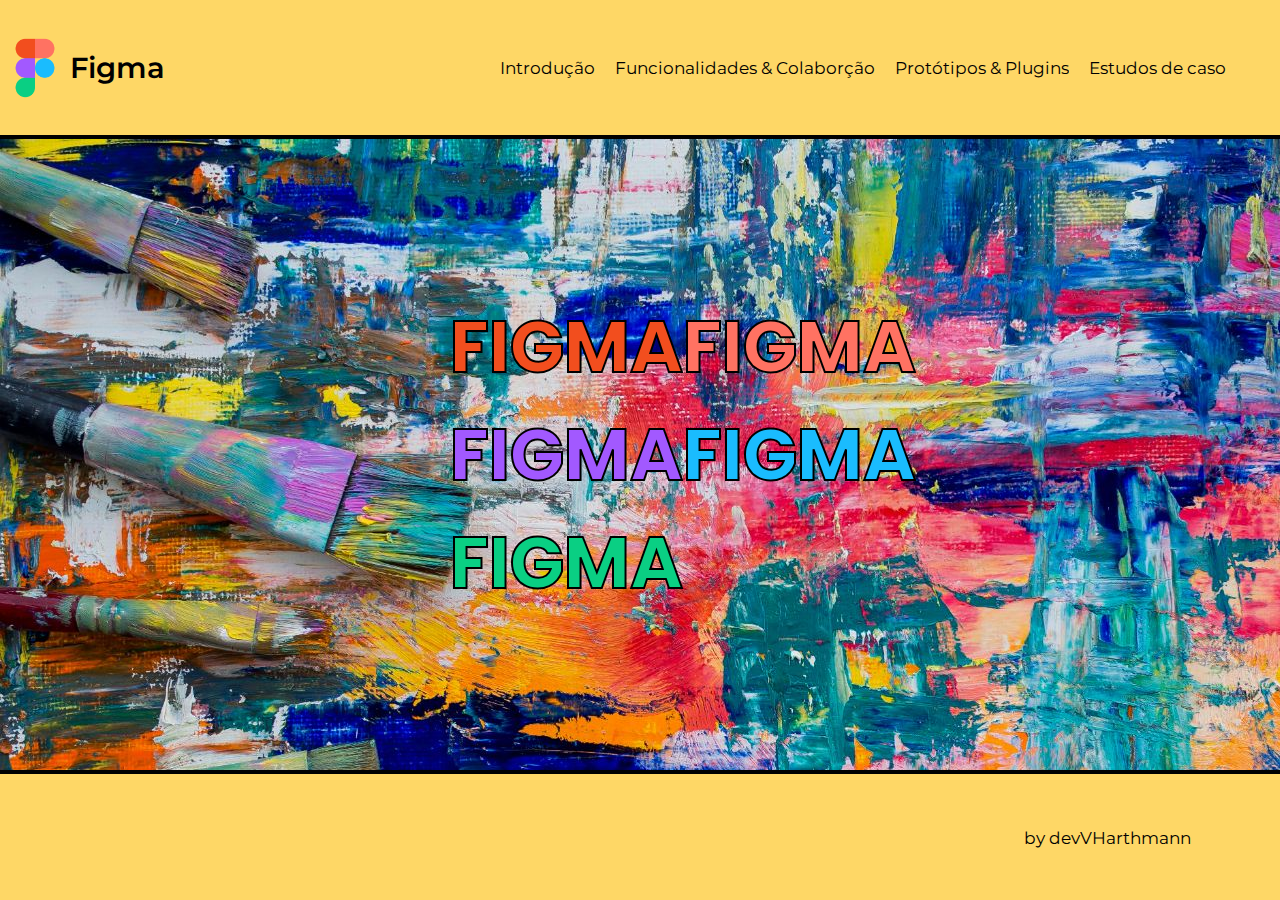
<file: index.html>
<!DOCTYPE html>
<html lang="pt-br">

<head>
    <meta charset="UTF-8">
    <meta name="viewport" content="width=device-width, initial-scale=1.0">
    <title>Trabalho Figma</title>
    <link rel="stylesheet" href="css/style.css">
    <link
        href="https://fonts.googleapis.com/css2?family=Poppins:ital,wght@0,100;0,200;0,300;0,400;0,500;0,600;0,700;0,800;0,900;1,100;1,200;1,300;1,400;1,500;1,600;1,700;1,800;1,900&display=swap"
        rel="stylesheet">
    <link href="https://fonts.googleapis.com/css2?family=Montserrat:ital,wght@0,100..900;1,100..900&display=swap"
        rel="stylesheet">
</head>

<body>
    <header id="cabecalho">
        <img class="logo" src="img/figma-logo-512.png" alt="" width="70px" height="70px">
        <a id="titulo" href="index.html">Figma</a>
        <nav>
            <ul>
                <li class="nvg"><a href="introdução.html">Introdução</a></li>
                <li class="nvg"><a href="funcolab.html">Funcionalidades & Colaborção</a></li>
                
                <li class="nvg"><a href="protplug.html">Protótipos & Plugins</a></li>
                <li class="nvg"><a href="estCaso.html">Estudos de caso</a></li>
            </ul>
        </nav>
    </header>
    <main>
        <div id="container">
        <div class="back">
            <h1 class="dtFigma" id="c1">FIGMA</h1>
            <h1 class="dtFigma" id="c2">FIGMA</h1>
            <h1 class="dtFigma" id="c3">FIGMA</h1>
        </div>
        <div class="back">
            <h1 class="dtFigma" id="c4">FIGMA</h1>
            <h1 class="dtFigma" id="c5">FIGMA</h1>
            
        </div>
    </div>
    
    </main>
    <footer>
        <nav id="cont">
            <ul>
                <li class="nvg"><a href="https://github.com/devVHarthmann">by devVHarthmann</a></li>
                
            </ul>
        </nav>
    </footer>
</body>

</html>
</file>
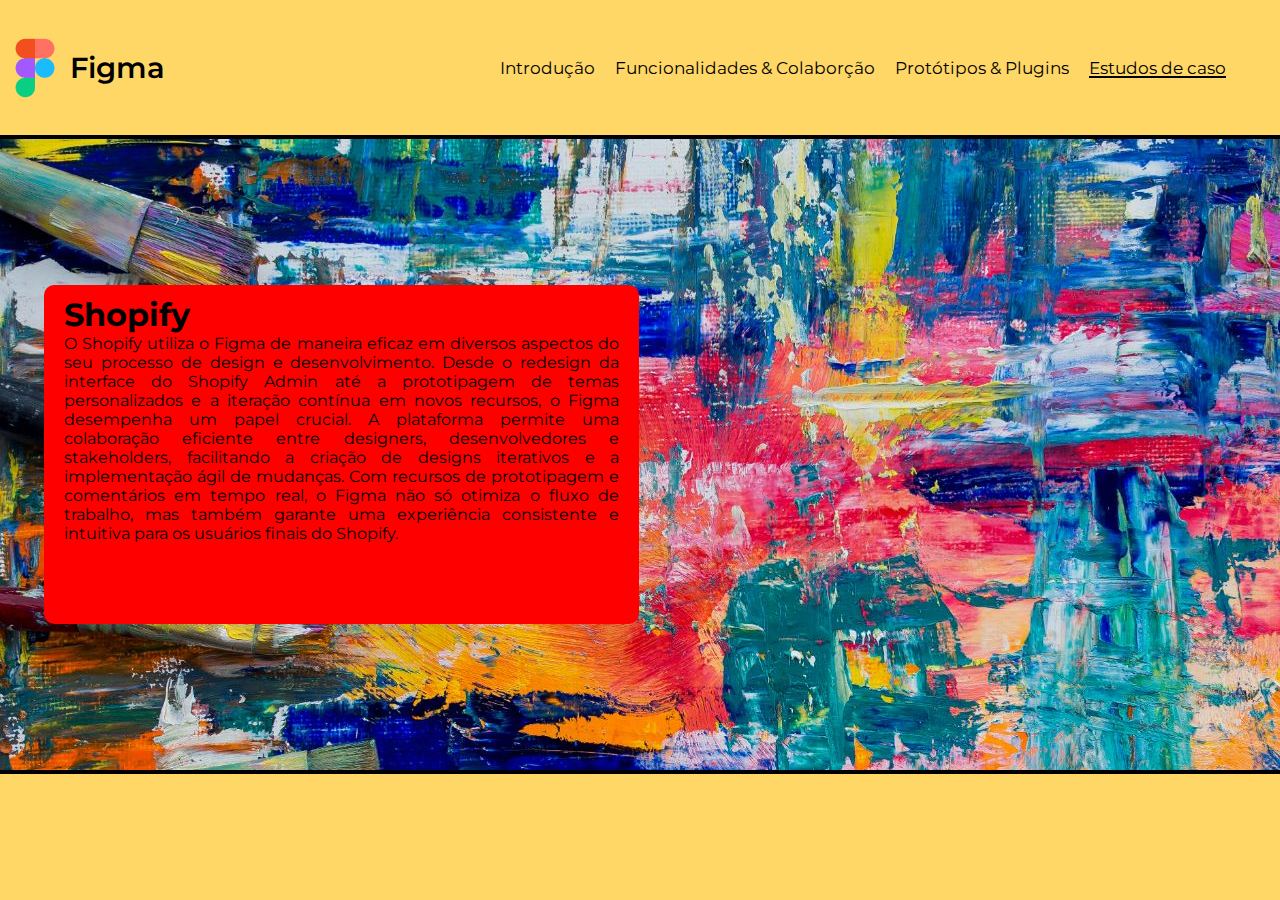
<file: estCaso.html>
<!DOCTYPE html>
<html lang="pt-br">
<head>
    <meta charset="UTF-8">
    <meta name="viewport" content="width=device-width, initial-scale=1.0">
    <title>Funcionalidades & Colaboração</title>
    <link rel="stylesheet" href="css/style.css">
    <link href="https://fonts.googleapis.com/css2?family=Montserrat:ital,wght@0,100..900;1,100..900&display=swap"
    rel="stylesheet">
    <link
        href="https://fonts.googleapis.com/css2?family=Poppins:ital,wght@0,100;0,200;0,300;0,400;0,500;0,600;0,700;0,800;0,900;1,100;1,200;1,300;1,400;1,500;1,600;1,700;1,800;1,900&display=swap"
        rel="stylesheet">
</head>
<body>
    <header id="cabecalho">
        <img class="logo" src="img/figma-logo-512.png" alt="" width="70px" height="70px">
        <a id="titulo" href="index.html">Figma</a>
        <nav>
            <ul>
                <li class="nvg"><a href="introdução.html">Introdução</a></li>
                <li class="nvg"><a href="funcolab.html">Funcionalidades & Colaborção</a></li>
                
                <li class="nvg"><a href="protplug.html">Protótipos & Plugins</a></li>
                <li class="nvg" id="janelaAtual"><a href="estCaso.html">Estudos de caso</a></li>
                
            </ul>
        </nav>
    </header>
    <main id="introd">
        <div class="Sq" id="sq6">
            <h1>Shopify</h1>
            <p>O Shopify utiliza o Figma de maneira eficaz em diversos aspectos do seu processo de design e desenvolvimento. Desde o redesign da interface do Shopify Admin até a prototipagem de temas personalizados e a iteração contínua em novos recursos, o Figma desempenha um papel crucial. A plataforma permite uma colaboração eficiente entre designers, desenvolvedores e stakeholders, facilitando a criação de designs iterativos e a implementação ágil de mudanças. Com recursos de prototipagem e comentários em tempo real, o Figma não só otimiza o fluxo de trabalho, mas também garante uma experiência consistente e intuitiva para os usuários finais do Shopify.</p>
        </div>
        <iframe id="site" src="https://www.shopify.com/free-trial?term=shopify&adid=565882038719&campaignid=15436644892&branded_enterprise=1&BOID=brand&utm_medium=cpc&utm_source=google&gad_source=1&gclid=EAIaIQobChMIt9DL6s6QhwMVCDbUAR0QxgDuEAAYASAAEgLc0vD_BwE&cmadid=516586683;cmadvertiserid=10730501;cmcampaignid=26990768;cmplacementid=324494383;cmcreativeid=163722649;cmsiteid=5500011" frameborder="0" width="595px" height="339px"> </iframe>
        
    </main>
    <footer></footer>
</body>
</html>
</file>
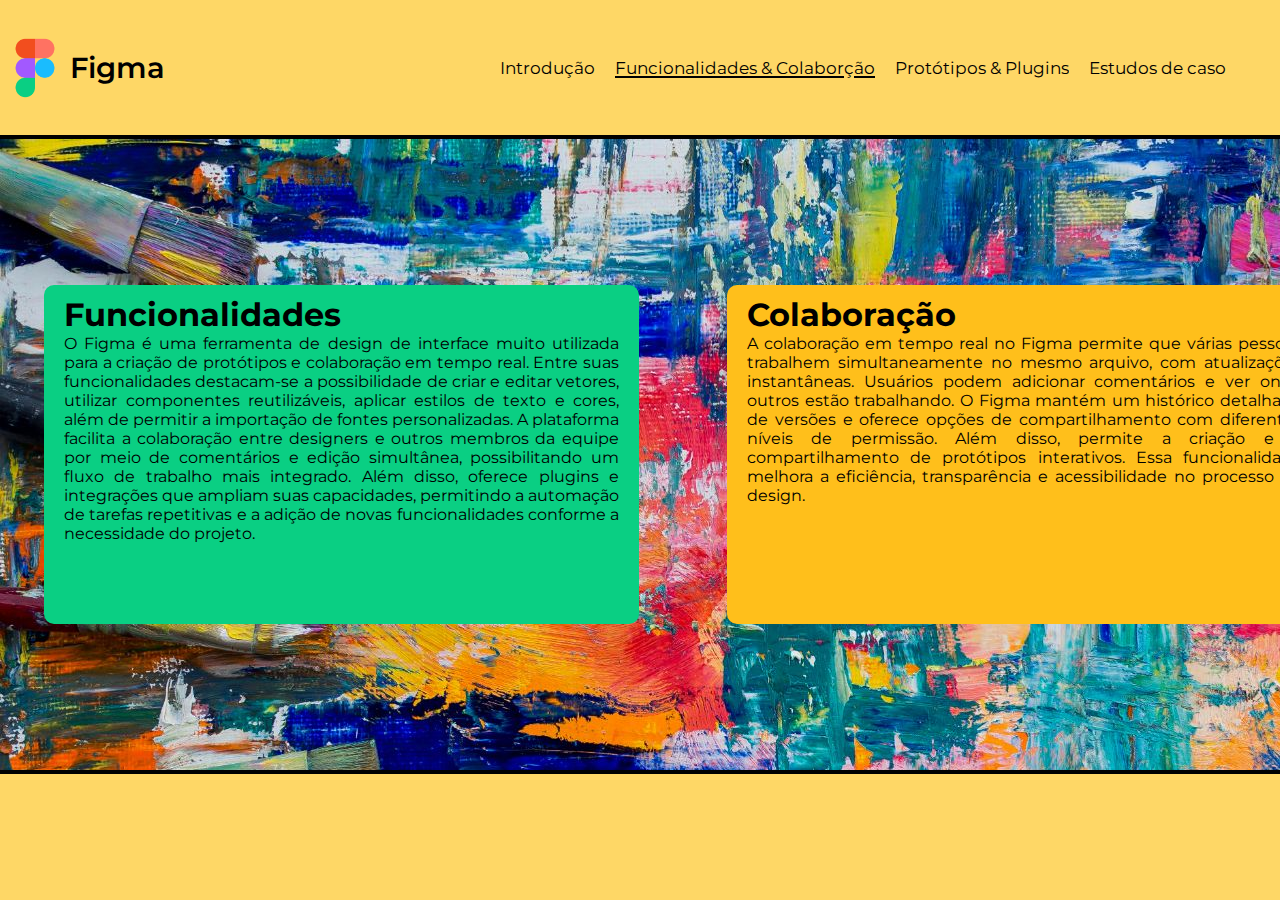
<file: funcolab.html>
<!DOCTYPE html>
<html lang="pt-br">
<head>
    <meta charset="UTF-8">
    <meta name="viewport" content="width=device-width, initial-scale=1.0">
    <title>Funcionalidades & Colaboração</title>
    <link rel="stylesheet" href="css/style.css">
    <link href="https://fonts.googleapis.com/css2?family=Montserrat:ital,wght@0,100..900;1,100..900&display=swap"
    rel="stylesheet">
    <link
        href="https://fonts.googleapis.com/css2?family=Poppins:ital,wght@0,100;0,200;0,300;0,400;0,500;0,600;0,700;0,800;0,900;1,100;1,200;1,300;1,400;1,500;1,600;1,700;1,800;1,900&display=swap"
        rel="stylesheet">
</head>
<body>
    <header id="cabecalho">
        <img class="logo" src="img/figma-logo-512.png" alt="" width="70px" height="70px">
        <a id="titulo" href="index.html">Figma</a>
        <nav>
            <ul>
                <li class="nvg"><a href="introdução.html">Introdução</a></li>
                <li class="nvg" id="janelaAtual"><a href="funcolab.html">Funcionalidades & Colaborção</a></li>
                
                <li class="nvg" ><a href="protplug.html">Protótipos & Plugins</a></li>
                <li class="nvg" ><a href="estCaso.html">Estudos de caso</a></li>
                
            </ul>
        </nav>
    </header>
    <main id="introd">
        <div class="Sq" id="sq2">
            <h1>Funcionalidades</h1>
            <p>O Figma é uma ferramenta de design de interface muito utilizada para a criação de protótipos e colaboração em tempo real. Entre suas funcionalidades destacam-se a possibilidade de criar e editar vetores, utilizar componentes reutilizáveis, aplicar estilos de texto e cores, além de permitir a importação de fontes personalizadas. A plataforma facilita a colaboração entre designers e outros membros da equipe por meio de comentários e edição simultânea, possibilitando um fluxo de trabalho mais integrado. Além disso, oferece plugins e integrações que ampliam suas capacidades, permitindo a automação de tarefas repetitivas e a adição de novas funcionalidades conforme a necessidade do projeto.</p>
        </div>
        <div class="Sq" id="sq3">
            <h1>Colaboração</h1>
            <p>A colaboração em tempo real no Figma permite que várias pessoas trabalhem simultaneamente no mesmo arquivo, com atualizações instantâneas. Usuários podem adicionar comentários e ver onde outros estão trabalhando. O Figma mantém um histórico detalhado de versões e oferece opções de compartilhamento com diferentes níveis de permissão. Além disso, permite a criação e o compartilhamento de protótipos interativos. Essa funcionalidade melhora a eficiência, transparência e acessibilidade no processo de design.</p>
        </div>
        
    </main>
    <footer></footer>
</body>
</html>
</file>
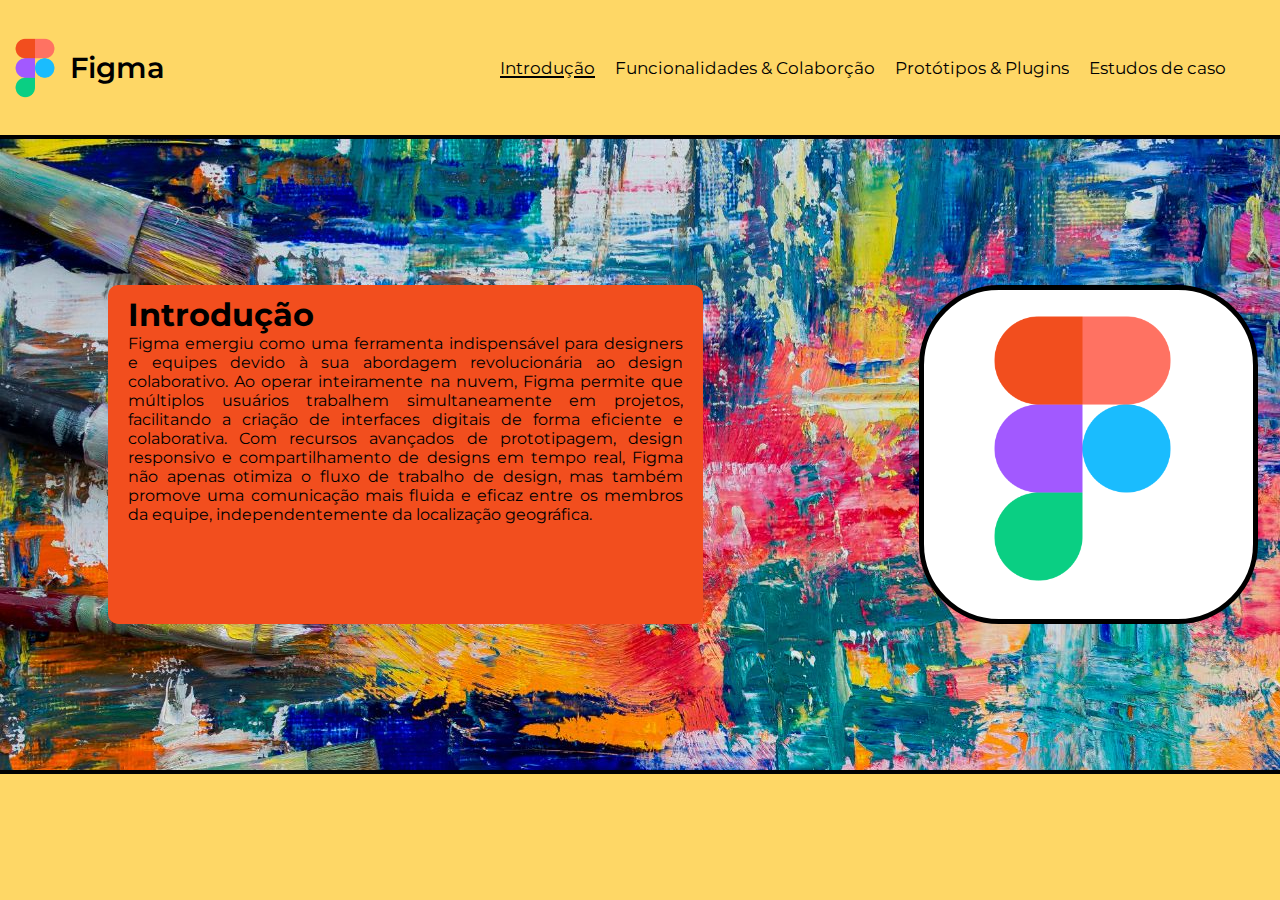
<file: introdução.html>
<!DOCTYPE html>
<html lang="pt-br">
<head>
    <meta charset="UTF-8">
    <meta name="viewport" content="width=device-width, initial-scale=1.0">
    <title>Introdução</title>
    <link rel="stylesheet" href="css/style.css">
    <link href="https://fonts.googleapis.com/css2?family=Montserrat:ital,wght@0,100..900;1,100..900&display=swap"
    rel="stylesheet">
    <link
        href="https://fonts.googleapis.com/css2?family=Poppins:ital,wght@0,100;0,200;0,300;0,400;0,500;0,600;0,700;0,800;0,900;1,100;1,200;1,300;1,400;1,500;1,600;1,700;1,800;1,900&display=swap"
        rel="stylesheet">
</head>
<body>
    <header id="cabecalho">
        <img class="logo" src="img/figma-logo-512.png" alt="" width="70px" height="70px">
        <a id="titulo" href="index.html">Figma</a>
        <nav>
            <ul>
                <li class="nvg" id="janelaAtual"><a href="introdução.html">Introdução</a></li>
                <li class="nvg"><a href="funcolab.html">Funcionalidades & Colaborção</a></li>               
              
                <li class="nvg"><a href="protplug.html">Protótipos & Plugins</a></li>
                <li class="nvg"><a href="estCaso.html">Estudos de caso</a></li>
                
            </ul>
        </nav>
    </header>
    <main id="introd">
        <div class="Sq" id="sq1">
            <h1>Introdução</h1>
            <p>Figma emergiu como uma ferramenta indispensável para designers e equipes devido à sua abordagem revolucionária ao design colaborativo. Ao operar inteiramente na nuvem, Figma permite que múltiplos usuários trabalhem simultaneamente em projetos, facilitando a criação de interfaces digitais de forma eficiente e colaborativa. Com recursos avançados de prototipagem, design responsivo e compartilhamento de designs em tempo real, Figma não apenas otimiza o fluxo de trabalho de design, mas também promove uma comunicação mais fluida e eficaz entre os membros da equipe, independentemente da localização geográfica.</p>

        </div>
        <div id="painelLogo"><a href="https://www.figma.com/"><img src="img/figma-logo-512.png" alt="" id="logoInt"></a></div>
        
    </main>
    <footer></footer>
</body>
</html>
</file>
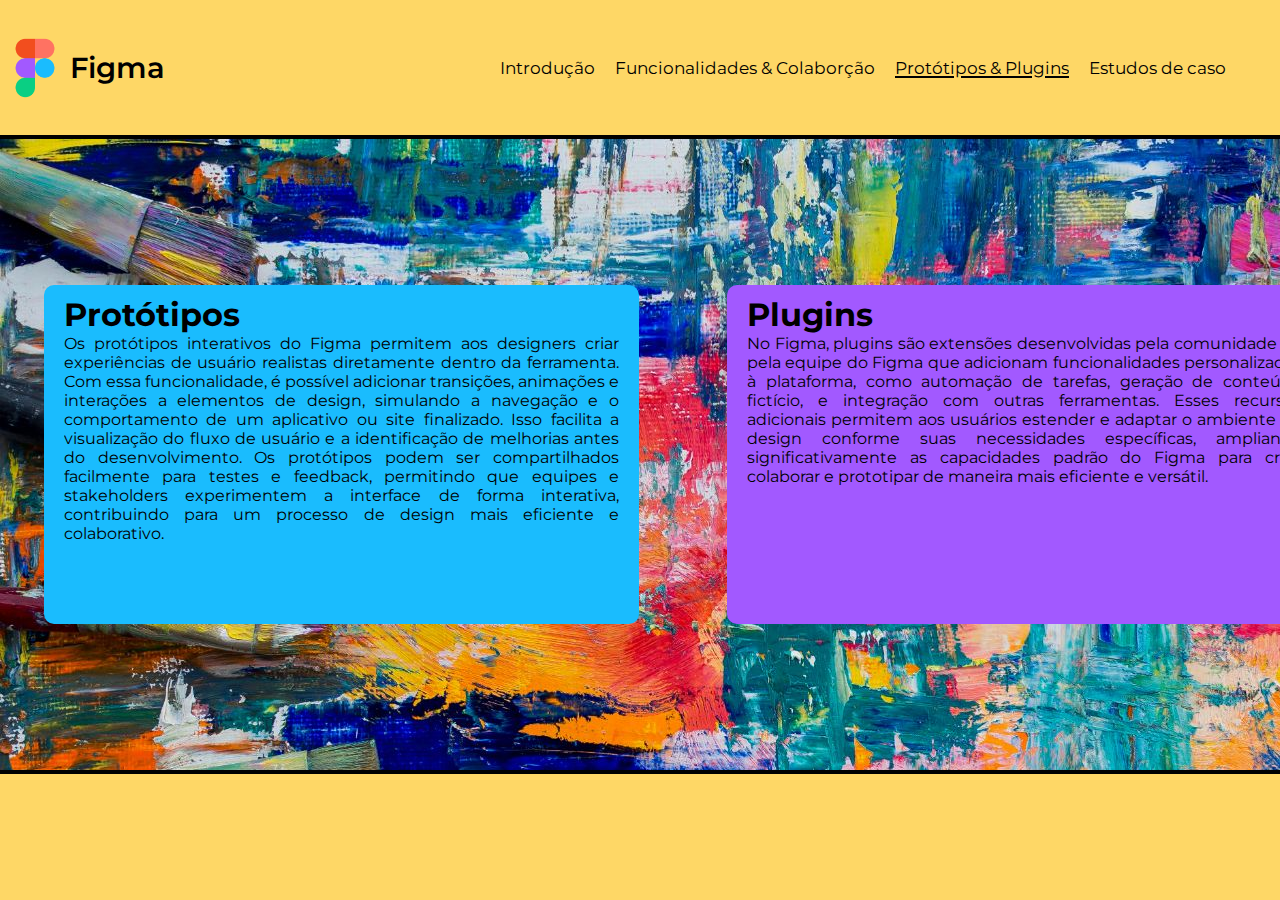
<file: protplug.html>
<!DOCTYPE html>
<html lang="pt-br">
<head>
    <meta charset="UTF-8">
    <meta name="viewport" content="width=device-width, initial-scale=1.0">
    <title>Protótipos e Plugins</title>
    <link rel="stylesheet" href="css/style.css">
    <link href="https://fonts.googleapis.com/css2?family=Montserrat:ital,wght@0,100..900;1,100..900&display=swap"
    rel="stylesheet">
    <link
        href="https://fonts.googleapis.com/css2?family=Poppins:ital,wght@0,100;0,200;0,300;0,400;0,500;0,600;0,700;0,800;0,900;1,100;1,200;1,300;1,400;1,500;1,600;1,700;1,800;1,900&display=swap"
        rel="stylesheet">
</head>
<body>
    <header id="cabecalho">
        <img class="logo" src="img/figma-logo-512.png" alt="" width="70px" height="70px">
        <a id="titulo" href="index.html">Figma</a>
        <nav>
            <ul>
                <li class="nvg"><a href="introdução.html">Introdução</a></li>
                <li class="nvg"><a href="funcolab.html">Funcionalidades & Colaborção</a></li>
                
                <li class="nvg" id="janelaAtual"><a href="protplug.html">Protótipos & Plugins</a></li>
                <li class="nvg"><a href="estCaso.html">Estudos de caso</a></li>
                
            </ul>
        </nav>
    </header>
    <main id="introd">
        <div class="Sq" id="sq4">
            <h1>Protótipos</h1>
            <p>Os protótipos interativos do Figma permitem aos designers criar experiências de usuário realistas diretamente dentro da ferramenta. Com essa funcionalidade, é possível adicionar transições, animações e interações a elementos de design, simulando a navegação e o comportamento de um aplicativo ou site finalizado. Isso facilita a visualização do fluxo de usuário e a identificação de melhorias antes do desenvolvimento. Os protótipos podem ser compartilhados facilmente para testes e feedback, permitindo que equipes e stakeholders experimentem a interface de forma interativa, contribuindo para um processo de design mais eficiente e colaborativo.</p>
        </div>
        <div class="Sq" id="sq5">
            <h1>Plugins</h1>
            <p>No Figma, plugins são extensões desenvolvidas pela comunidade ou pela equipe do Figma que adicionam funcionalidades personalizadas à plataforma, como automação de tarefas, geração de conteúdo fictício, e integração com outras ferramentas. Esses recursos adicionais permitem aos usuários estender e adaptar o ambiente de design conforme suas necessidades específicas, ampliando significativamente as capacidades padrão do Figma para criar, colaborar e prototipar de maneira mais eficiente e versátil.</p>
        </div>
        
    </main>
    <footer></footer>
</body>
</html>
</file>
<file: css/style.css>
* {
    margin: 0;
    padding: 0;
    box-sizing: border-box;
    font-family: "Montserrat", sans-serif;

    overflow-x: hidden;
}

#cabecalho {
    display: flex;
    flex-direction: row;
    width: 1366px;
    height: 15vh;
    overflow-y: hidden;
    align-items: center;
    background-color: #FED766;

}

#titulo {
    font-size: 22pt;
    font-weight: 600;
    text-decoration: none;
    color: #000;
    position: relative;


}

.dtFigma {
    -webkit-text-stroke-width: 2px;

    -webkit-text-stroke-color: #000;

    font-size: 54pt;
    font-family: "Poppins", sans-serif;
}

main {
    width: 1366px;
    height: 71vh;
    display: flex;
    flex-direction: row;
    align-items: center;
    justify-content: center;
    background-color: transparent;
    background-image: url("../img/background.jpeg");
    border-top: 4px solid black;
    border-bottom: 4px solid black;
}

footer {
    width: 100%;
    height: 14vh;
    background-color: #FED766;
    display: flex;
    flex-direction: row;
    align-items: center;
}

#back {
    display: flex;
    flex-direction: column;
    justify-content: center;
    align-items: center;
    background-color: transparent;

}

#c1 {
    color: #F24E1E;
}

#c2 {
    color: #A259FF;
}

#c3 {
    color: #0ACF83;
}

#c4 {
    color: #FF7262;
}

#c5 {
    color: #1ABCFE;
}

nav {
    width: 800px;
    gap: 30px;
    margin-left: 500px;
    font-weight: 400;
    position: absolute;
    flex-direction: row;
}

nav ul {
    display: flex;
    flex-direction: row;
    gap: 20px;
    font-size: 13pt;
}

.nvg {
    list-style: none;
}

.nvg a {
    position: relative;
    text-decoration: none;
    color: #000;
}

.nvg a:after {
    content: '';
    position: absolute;
    bottom: 0;
    left: 50%;
    transform: translateX(-50%);
    width: 0px;
    height: 0px;
    background-color: #000;
    border-radius: 50%;
    transition: all 0.5s ease;
}

a:hover:after {
    height: 2px;
    width: 100%;

    border-radius: 0;

}

#titulo {
    position: relative;
    text-decoration: none;
    color: #000;
}

#titulo:after {
    content: '';
    position: absolute;
    bottom: 0;
    left: 50%;
    transform: translateX(-50%);
    width: 0px;
    height: 0px;
    background-color: #000;
    border-radius: 50%;
    transition: all 0.5s ease;
}

#titulo:hover:after {
    height: 2px;
    width: 100%;

    border-radius: 0;

}


#container {
    display: flex;
    flex-direction: row;
    background-color: transparent;
}

@keyframes exemplo {
    0% {
        transform: rotate(360deg);
    }

    25% {
        transform: rotate(0deg);
    }


}

.logo {
    transform: rotate(-360deg);
    animation: exemplo 2s alternate;
}

.Sq {
    width: 595px;
    height: 339px;
    border-radius: 10px;


}

#painelLogo {
    width: 339px;
    height: 339px;
    background-color: white;
    border-radius: 80px;
    border: 5px solid black;
    align-items: center;
    justify-content: center;
}

#logoInt {
    width: 317px;
    height: 317px;


}

#introd {
    justify-content: space-around;
}

#sq1 {
    background-color: #F24E1E;
}

#sq2 {
    background-color: #0ACF83;
}

#sq3 {
    background-color: #FFBF1B;
}

#sq4 {
    background-color: #1ABCFE;
}

#sq5 {
    background-color: #A259FF;
}

#sq6 {
    background-color: red;
}

#cont {
    margin-left: 80%;
}

#site {
    border-radius: 10px;
    border: px solid black;
}

#janelaAtual {
    text-decoration: underline;
    text-decoration-thickness: 3px;
}

.Sq h1 {
    margin-top: 10px;
    margin-left: 20px;
}

p {
    text-align: justify;
    margin-left: 20px;
    margin-right: 20px;
}
@media (max-width: 450px){
    .Sq{
        height: auto;
        width: 300px;
    }
}

@media (max-width: 900px) {
    main {
        width: 100%;
        height: 995px;
        flex-direction: column;
        
    }

    #cabecalho {
        width: 100%;
        height: 21vh;
    }
    footer{
        width: 100%;
        justify-content: center;
        height: 20.5vh;
    }
    .logo{
        width: 120px;
        height: 120px;
    }
    #titulo{
        font-size: 36pt;
    }
    p{
        font-size: 15pt;
    }
    .Sq{
        width: 700px;
        height: 370px;
    }
    nav {
        
        display: flex;
        width: 500px;
        margin-left: 450px;
    }
    nav ul li{
        font-size: 15pt;
    }
    #logoInt{
        width: 400px;
        height: 400px;
    }
    #painelLogo{
        width: 450px;
        height: 450px;
    }
    nav ul {
        justify-content: center;
        align-items: center;
        gap: 0px;
        flex-direction: column;
    }
    #site{
        width: 700px;
        height: 370px;
    }
}
</file>
